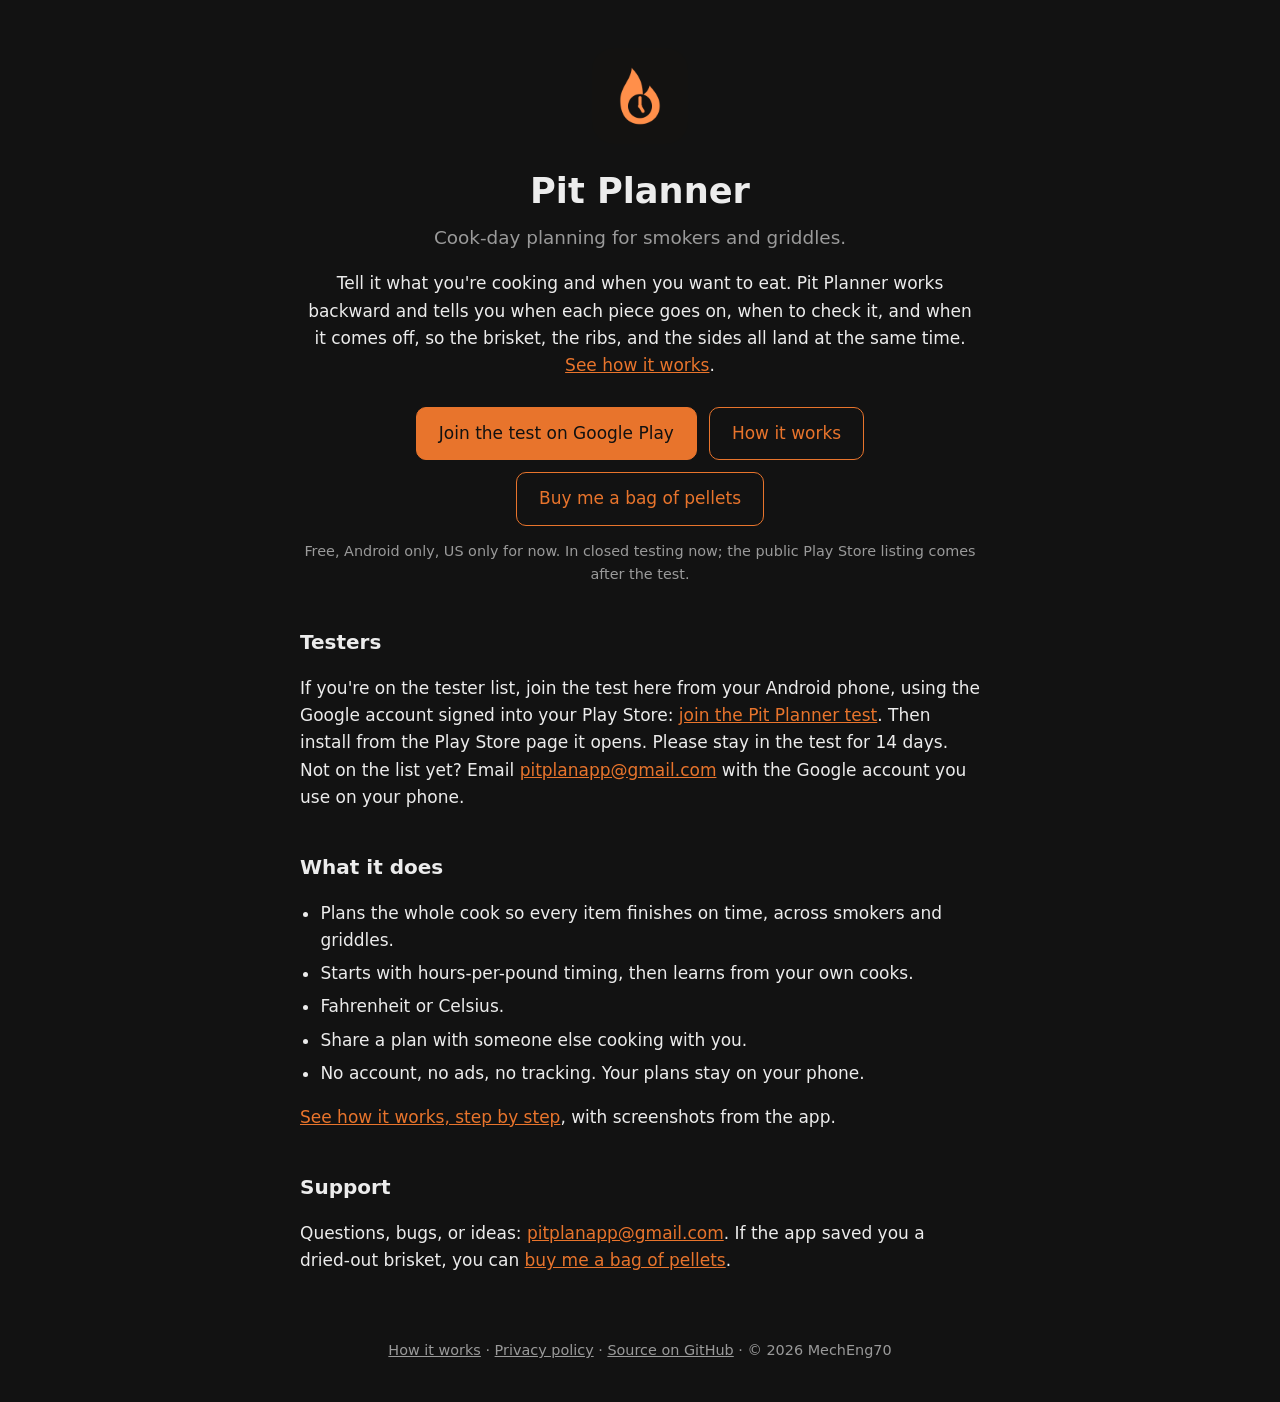
<file: index.html>
<!doctype html>
<html lang="en">
<head>
<meta charset="utf-8">
<meta name="viewport" content="width=device-width, initial-scale=1">
<title>Pit Planner: cook-day planning for smokers and griddles</title>
<meta name="description" content="Pit Planner plans your cook day backward from dinner time, so everything comes off the smoker and griddle when you want it. Free for Android.">
<link rel="icon" href="icon.png">
<link rel="stylesheet" href="style.css">
</head>
<body>
<main>
  <header class="hero">
    <img class="icon" src="icon.png" alt="" width="96" height="96">
    <h1>Pit Planner</h1>
    <p class="tag">Cook-day planning for smokers and griddles.</p>
    <p>Tell it what you're cooking and when you want to eat. Pit Planner works backward and tells you when each piece goes on, when to check it, and when it comes off, so the brisket, the ribs, and the sides all land at the same time. <a href="how-it-works/">See how it works</a>.</p>
    <div class="buttons">
      <a class="btn primary" href="https://play.google.com/apps/testing/io.github.mecheng70.pitplanner">Join the test on Google Play</a>
      <a class="btn" href="how-it-works/">How it works</a>
      <a class="btn" href="https://buymeacoffee.com/PitPlanner">Buy me a bag of pellets</a>
    </div>
    <p class="note">Free, Android only, US only for now. In closed testing now; the public Play Store listing comes after the test.</p>
  </header>

  <section>
    <h2>Testers</h2>
    <p>If you're on the tester list, join the test here from your Android phone, using the Google account signed into your Play Store: <a href="https://play.google.com/apps/testing/io.github.mecheng70.pitplanner">join the Pit Planner test</a>. Then install from the Play Store page it opens. Please stay in the test for 14 days. Not on the list yet? Email <a href="mailto:pitplanapp@gmail.com">pitplanapp@gmail.com</a> with the Google account you use on your phone.</p>
  </section>

  <section>
    <h2>What it does</h2>
    <ul>
      <li>Plans the whole cook so every item finishes on time, across smokers and griddles.</li>
      <li>Starts with hours-per-pound timing, then learns from your own cooks.</li>
      <li>Fahrenheit or Celsius.</li>
      <li>Share a plan with someone else cooking with you.</li>
      <li>No account, no ads, no tracking. Your plans stay on your phone.</li>
    </ul>
    <p><a href="how-it-works/">See how it works, step by step</a>, with screenshots from the app.</p>
  </section>

  <section>
    <h2>Support</h2>
    <p>Questions, bugs, or ideas: <a href="mailto:pitplanapp@gmail.com">pitplanapp@gmail.com</a>. If the app saved you a dried-out brisket, you can <a href="https://buymeacoffee.com/PitPlanner">buy me a bag of pellets</a>.</p>
  </section>
</main>
<footer>
  <a href="how-it-works/">How it works</a> · <a href="privacy/">Privacy policy</a> · <a href="https://github.com/MechEng70/pitplanner">Source on GitHub</a> · © 2026 MechEng70
</footer>
</body>
</html>
</file>
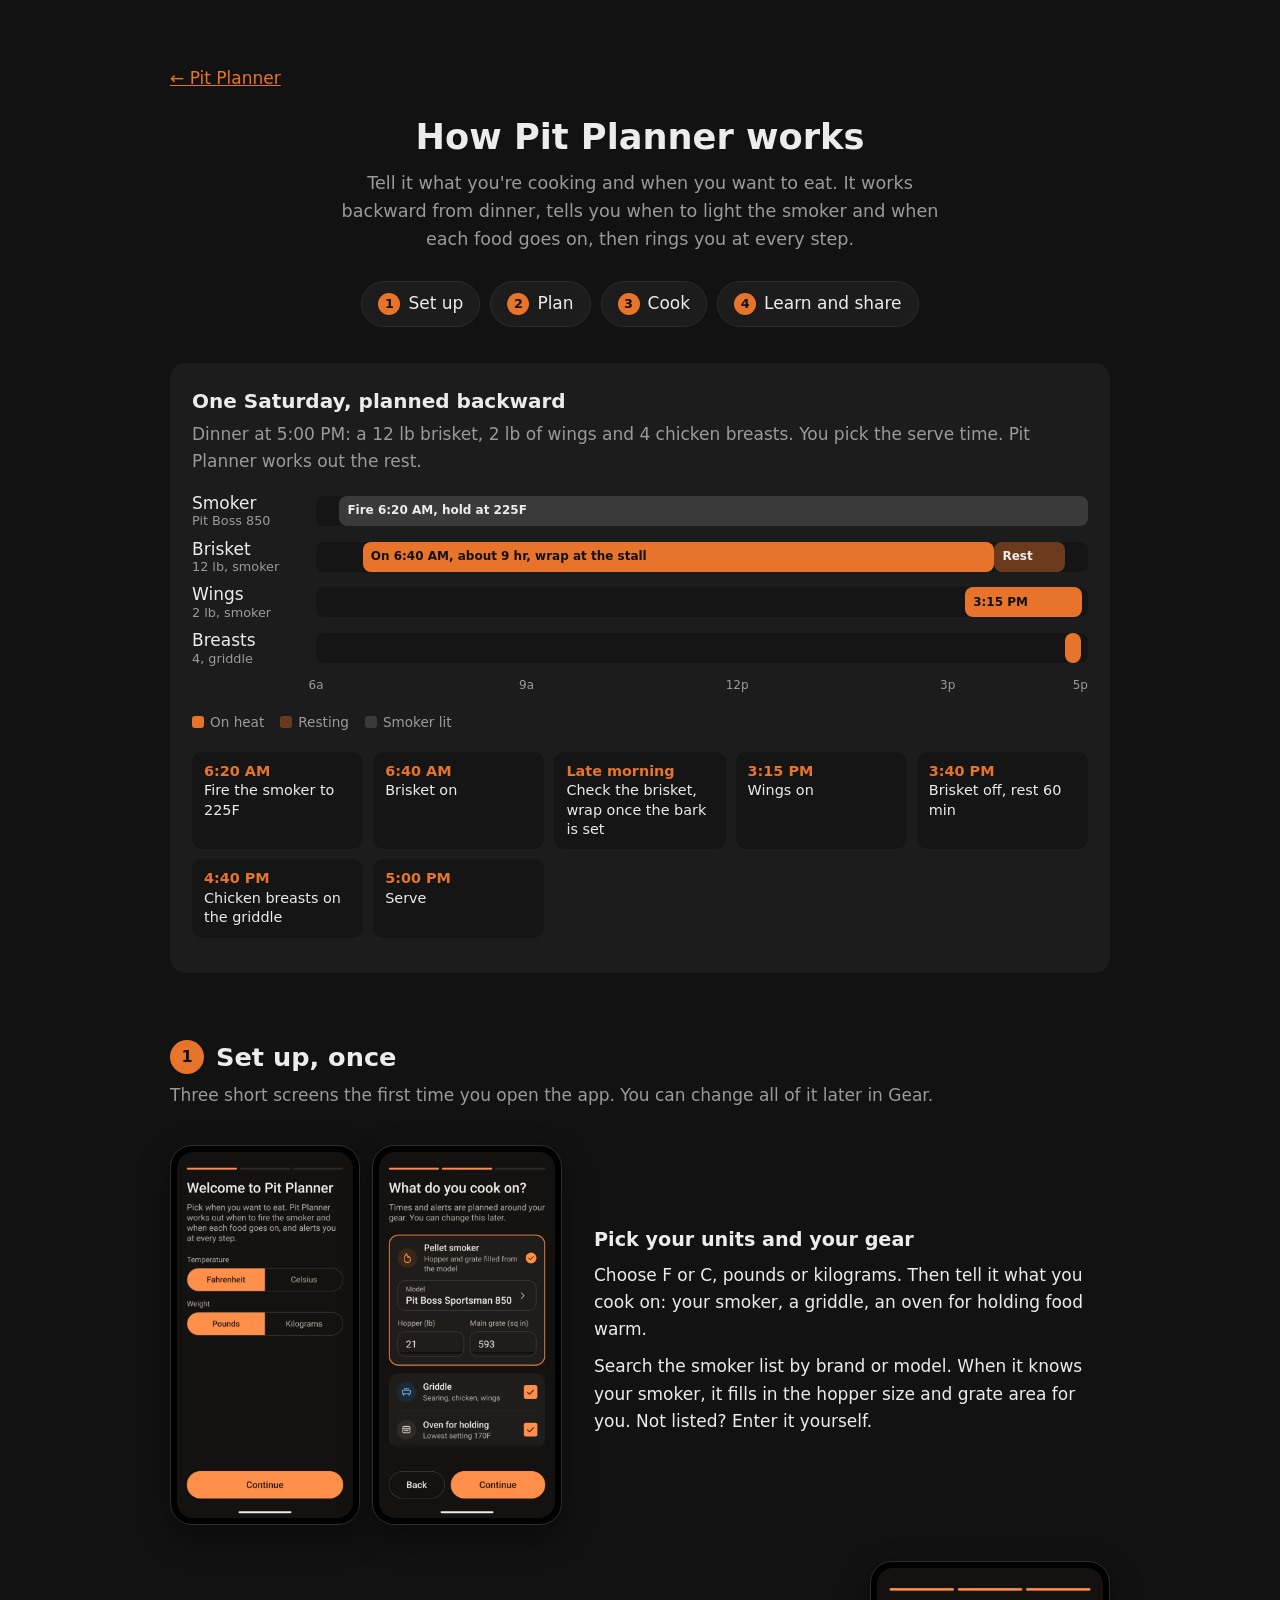
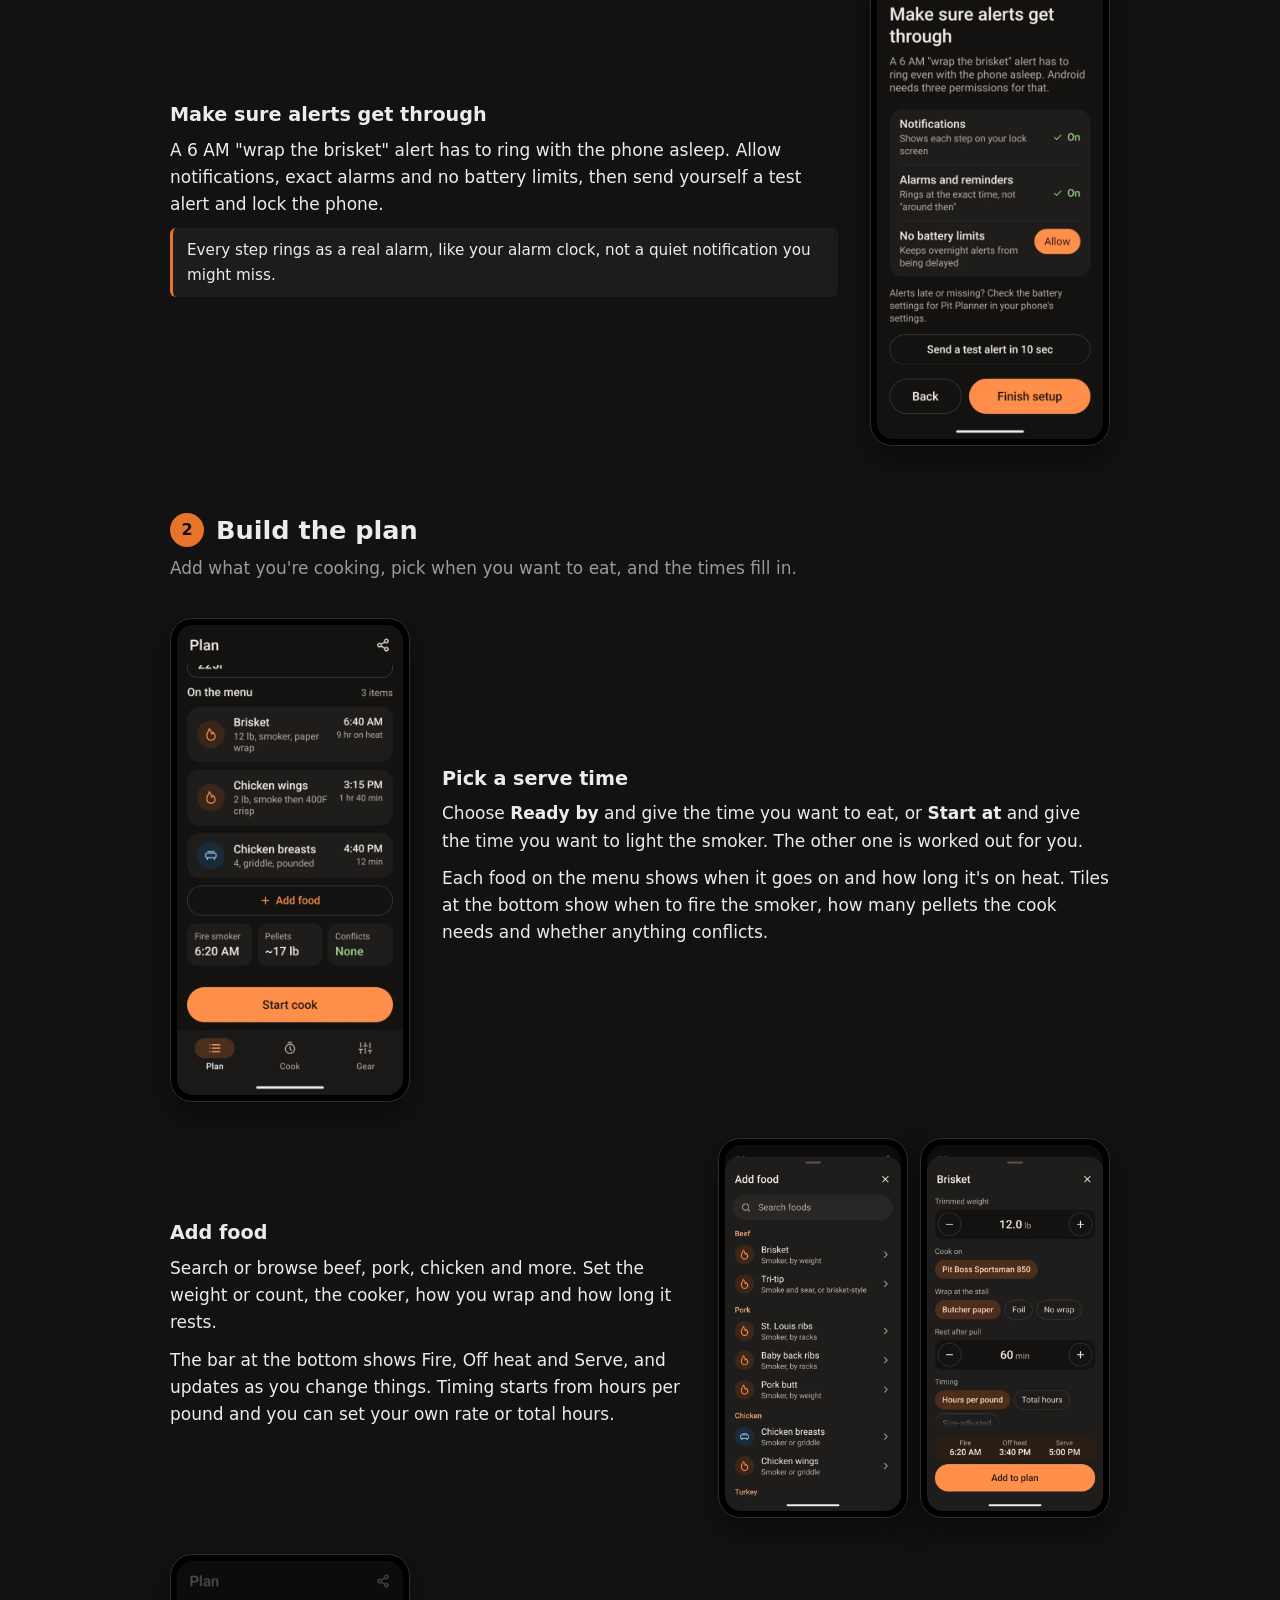
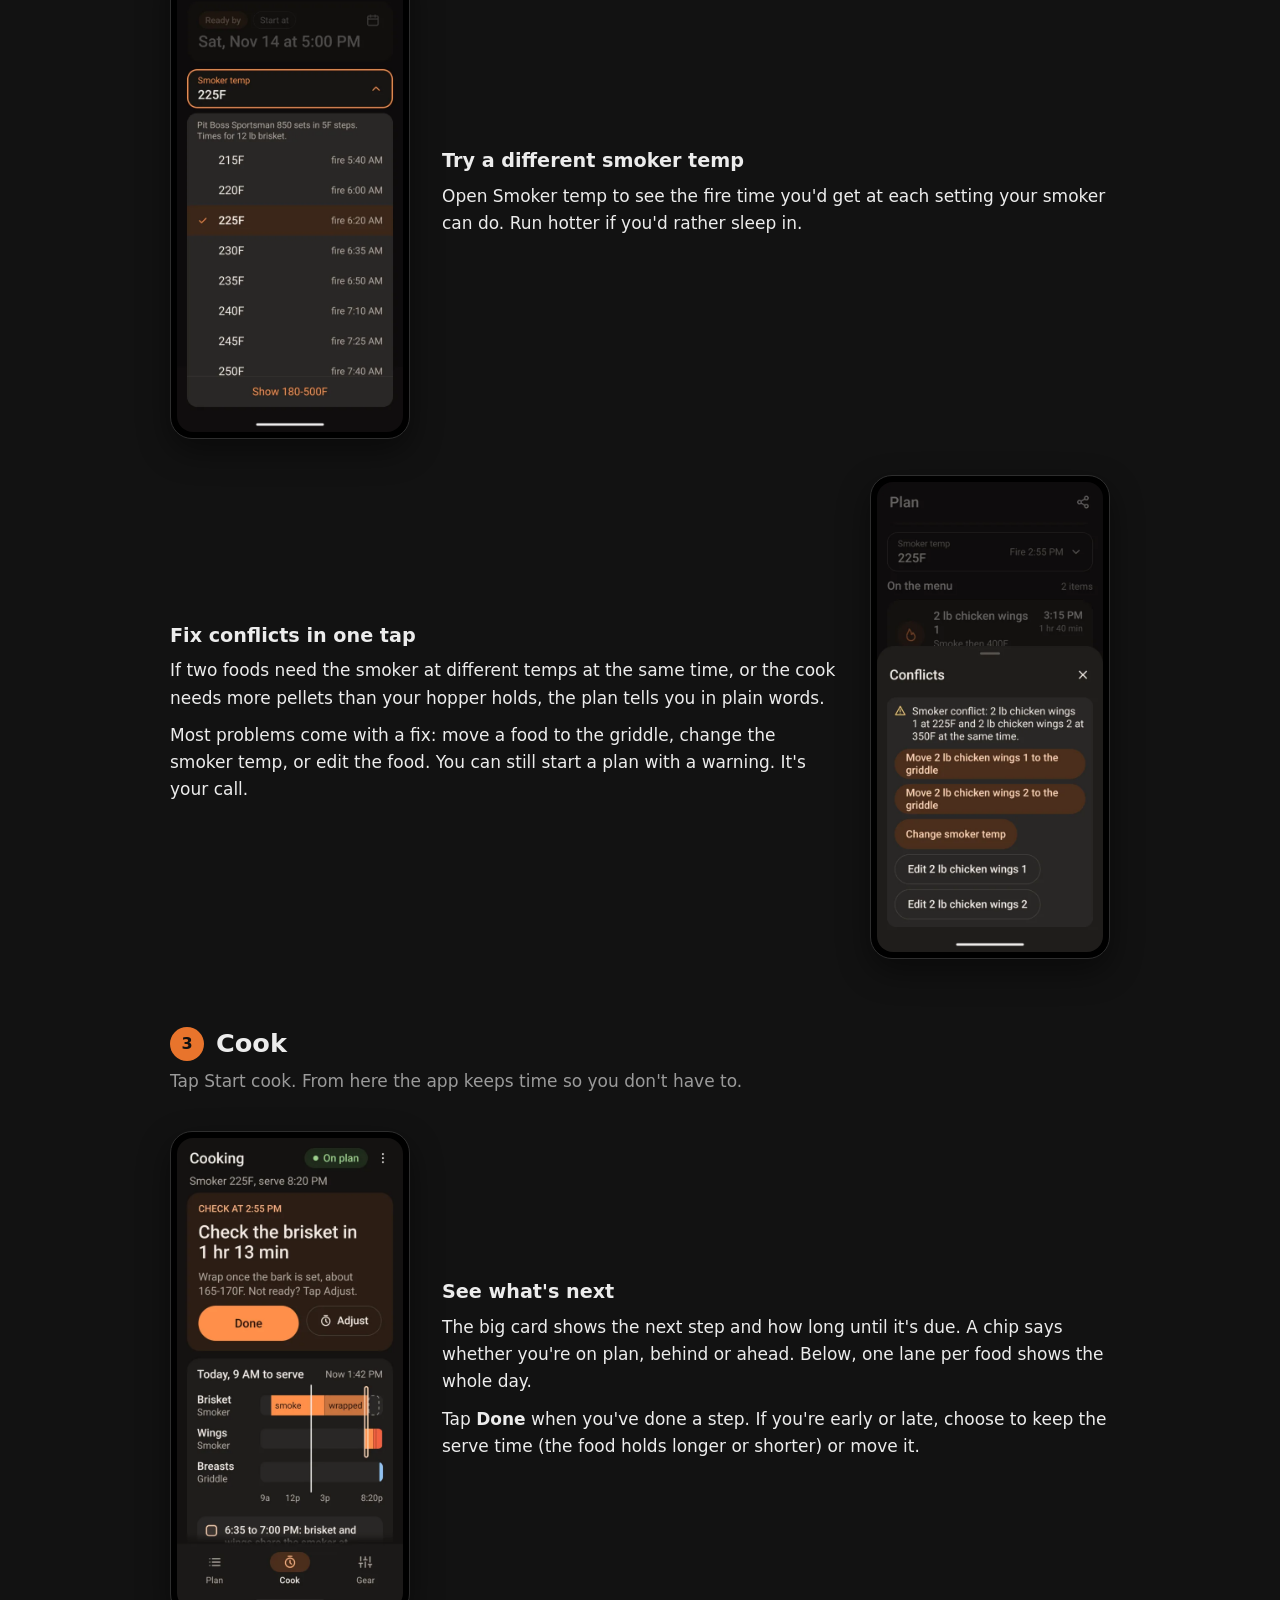
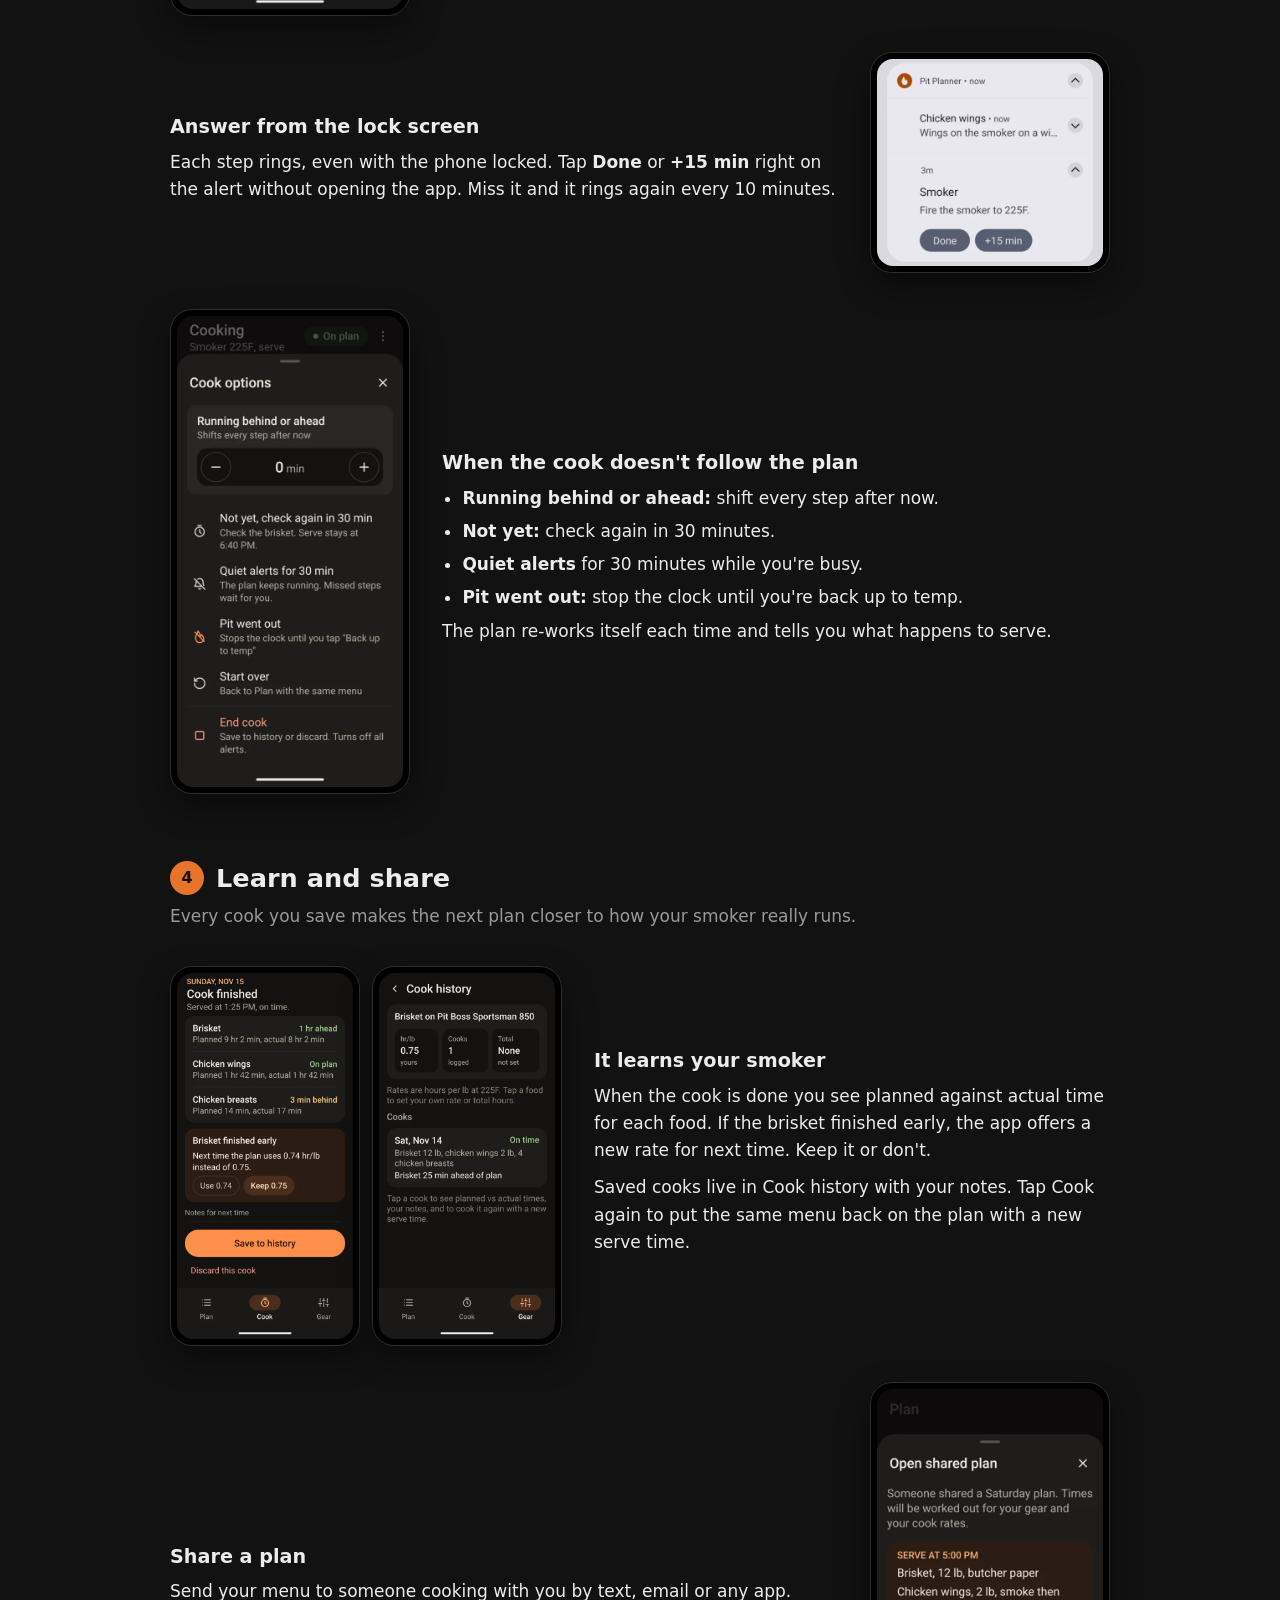
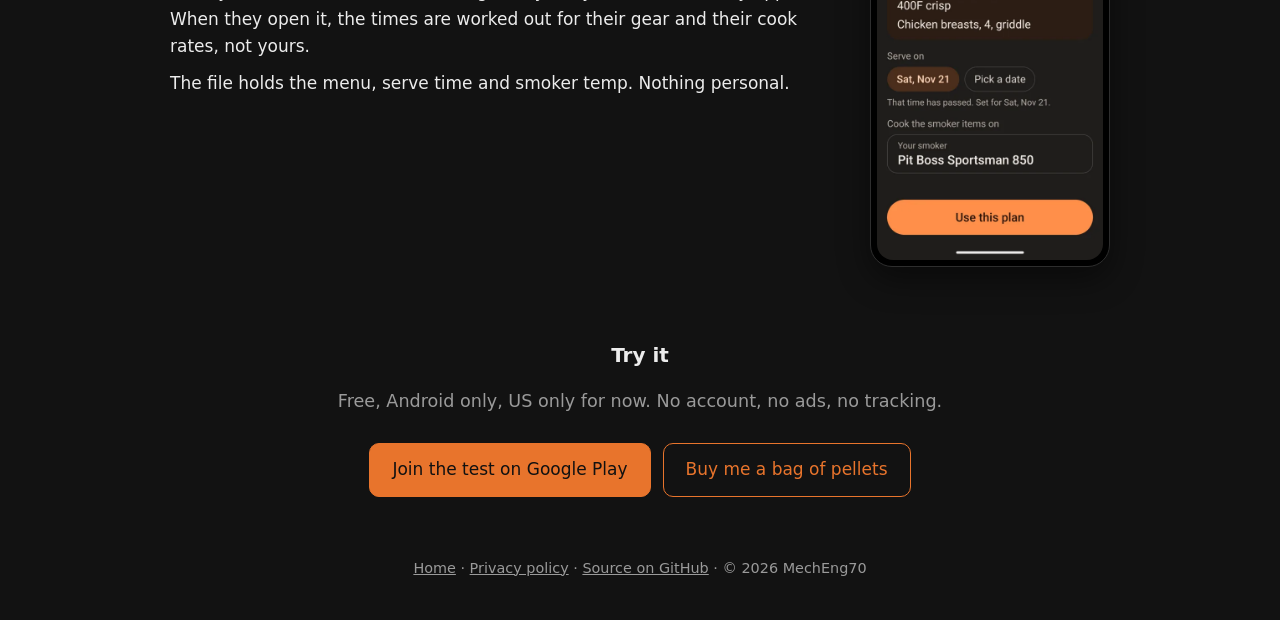
<file: how-it-works/index.html>
<!doctype html>
<html lang="en">
<head>
<meta charset="utf-8">
<meta name="viewport" content="width=device-width, initial-scale=1">
<title>How Pit Planner works</title>
<meta name="description" content="A walk through Pit Planner: set up your smoker, build the menu, pick when to eat, and let the app ring you at every step of the cook.">
<link rel="icon" href="../icon.png">
<link rel="stylesheet" href="../style.css">
<style>
  main.wide { max-width: 980px; }
  .lead { color: var(--muted); font-size: 1.1rem; max-width: 620px; margin: 0 auto; }

  /* Stage chips */
  .stages { display: flex; flex-wrap: wrap; gap: 10px; justify-content: center; margin: 28px 0 8px; padding: 0; list-style: none; }
  .stages li { margin: 0; }
  .stages a { display: inline-flex; align-items: center; gap: 8px; padding: 8px 16px; border-radius: 999px; background: var(--card); color: var(--text); text-decoration: none; font-weight: 500; border: 1px solid #2c2c2c; }
  .stages a:hover { border-color: var(--accent); }
  .stages b { display: inline-grid; place-items: center; width: 22px; height: 22px; border-radius: 50%; background: var(--accent); color: #111; font-size: 0.8rem; }

  /* Sample day */
  .day { background: var(--card); border-radius: 16px; padding: 22px 22px 18px; margin-top: 36px; }
  .day h2 { margin: 0 0 4px; }
  .day p { margin: 0 0 18px; color: var(--muted); }
  .lanes { position: relative; }
  .lane { display: grid; grid-template-columns: 112px 1fr; align-items: center; gap: 12px; margin: 10px 0; }
  .lane .name { font-weight: 500; line-height: 1.2; }
  .lane .name small { display: block; color: var(--muted); font-weight: 400; font-size: 0.8rem; }
  .track { position: relative; height: 30px; background: #151515; border-radius: 8px; }
  .bar { position: absolute; top: 0; bottom: 0; border-radius: 8px; background: var(--accent); color: #111; font-size: 0.75rem; font-weight: 600; display: flex; align-items: center; padding: 0 8px; white-space: nowrap; overflow: hidden; }
  .bar.rest { background: #6b3a1c; color: var(--text); }
  .bar.fire { background: #3a3a3a; color: var(--text); }
  .axis { display: grid; grid-template-columns: 112px 1fr; gap: 12px; margin-top: 4px; }
  .ticks { position: relative; height: 22px; color: var(--muted); font-size: 0.75rem; }
  .ticks span { position: absolute; transform: translateX(-50%); }
  .key { display: flex; flex-wrap: wrap; gap: 16px; margin-top: 14px; color: var(--muted); font-size: 0.85rem; }
  .key i { display: inline-block; width: 12px; height: 12px; border-radius: 3px; margin-right: 6px; vertical-align: -1px; }
  .steps-strip { display: grid; grid-template-columns: repeat(auto-fit, minmax(150px, 1fr)); gap: 10px; margin-top: 18px; padding: 0; list-style: none; }
  .steps-strip li { background: #151515; border-radius: 10px; padding: 10px 12px; margin: 0; font-size: 0.9rem; line-height: 1.35; }
  .steps-strip time { display: block; color: var(--accent); font-weight: 600; }

  /* Stage sections */
  .stage { margin-top: 64px; scroll-margin-top: 16px; }
  .stage > h2 { font-size: 1.6rem; display: flex; align-items: center; gap: 12px; margin-bottom: 4px; }
  .stage > h2 b { display: inline-grid; place-items: center; width: 34px; height: 34px; border-radius: 50%; background: var(--accent); color: #111; font-size: 1rem; flex: none; }
  .stage > .intro { color: var(--muted); margin-top: 0; }

  .step { display: grid; grid-template-columns: 240px 1fr; gap: 32px; align-items: center; margin: 36px 0; }
  .step:nth-of-type(even) { grid-template-columns: 1fr 240px; }
  .step:nth-of-type(even) .shots { order: 2; }
  .step h3 { margin: 0 0 6px; font-size: 1.2rem; }
  .step p { margin: 0 0 10px; }
  .step ul { margin: 0; }
  .shots { display: flex; gap: 12px; justify-content: center; }
  .phone { margin: 0; background: #000; border: 1px solid #2e2e2e; border-radius: 22px; padding: 6px; box-shadow: 0 12px 32px rgba(0,0,0,0.45); max-width: 240px; }
  .phone img { display: block; width: 100%; height: auto; border-radius: 16px; }
  .shots.two .phone { max-width: 190px; }
  .step.has-two { grid-template-columns: 392px 1fr; }
  .step.has-two:nth-of-type(even) { grid-template-columns: 1fr 392px; }
  .tip { background: var(--card); border-left: 3px solid var(--accent); border-radius: 6px; padding: 10px 14px; font-size: 0.95rem; color: var(--text); }

  .cta { text-align: center; margin-top: 72px; }

  @media (max-width: 760px) {
    .step, .step:nth-of-type(even), .step.has-two, .step.has-two:nth-of-type(even) { grid-template-columns: 1fr; gap: 18px; }
    .step:nth-of-type(even) .shots { order: 0; }
    .phone { max-width: 230px; }
    .shots.two .phone { max-width: 46%; }
    .lane, .axis { grid-template-columns: 76px 1fr; gap: 8px; }
    .lane .name { font-size: 0.85rem; }
    .bar { font-size: 0; padding: 0; }
  }
</style>
</head>
<body>
<main class="wide">
  <p><a href="../">&larr; Pit Planner</a></p>

  <header class="hero">
    <h1>How Pit Planner works</h1>
    <p class="lead">Tell it what you're cooking and when you want to eat. It works backward from dinner, tells you when to light the smoker and when each food goes on, then rings you at every step.</p>
    <ul class="stages">
      <li><a href="#setup"><b>1</b>Set up</a></li>
      <li><a href="#plan"><b>2</b>Plan</a></li>
      <li><a href="#cook"><b>3</b>Cook</a></li>
      <li><a href="#learn"><b>4</b>Learn and share</a></li>
    </ul>
  </header>

  <!-- Sample day: built from the plan shown in the screenshots below -->
  <section class="day" aria-labelledby="day-h">
    <h2 id="day-h">One Saturday, planned backward</h2>
    <p>Dinner at 5:00 PM: a 12 lb brisket, 2 lb of wings and 4 chicken breasts. You pick the serve time. Pit Planner works out the rest.</p>

    <div class="lanes" role="img" aria-label="Timeline from 6 AM to 5 PM. Fire the smoker at 6:20 AM. Brisket on at 6:40 AM, off at 3:40 PM, rests an hour. Wings on at 3:15 PM. Chicken breasts on the griddle at 4:40 PM. Everything is ready at 5:00 PM.">
      <!-- Scale: 6:00 AM = 0%, 5:00 PM = 100% (660 minutes) -->
      <div class="lane">
        <div class="name">Smoker<small>Pit Boss 850</small></div>
        <div class="track"><div class="bar fire" style="left:3.03%;width:96.97%">Fire 6:20 AM, hold at 225F</div></div>
      </div>
      <div class="lane">
        <div class="name">Brisket<small>12 lb, smoker</small></div>
        <div class="track">
          <div class="bar" style="left:6.06%;width:81.82%">On 6:40 AM, about 9 hr, wrap at the stall</div>
          <div class="bar rest" style="left:87.88%;width:9.09%">Rest</div>
        </div>
      </div>
      <div class="lane">
        <div class="name">Wings<small>2 lb, smoker</small></div>
        <div class="track"><div class="bar" style="left:84.09%;width:15.15%">3:15 PM</div></div>
      </div>
      <div class="lane">
        <div class="name">Breasts<small>4, griddle</small></div>
        <div class="track"><div class="bar" style="left:96.97%;width:1.82%"></div></div>
      </div>
      <div class="axis">
        <div></div>
        <div class="ticks">
          <span style="left:0%">6a</span>
          <span style="left:27.27%">9a</span>
          <span style="left:54.55%">12p</span>
          <span style="left:81.82%">3p</span>
          <span style="left:100%;transform:translateX(-100%)">5p</span>
        </div>
      </div>
    </div>
    <div class="key">
      <span><i style="background:var(--accent)"></i>On heat</span>
      <span><i style="background:#6b3a1c"></i>Resting</span>
      <span><i style="background:#3a3a3a"></i>Smoker lit</span>
    </div>

    <ul class="steps-strip">
      <li><time>6:20 AM</time>Fire the smoker to 225F</li>
      <li><time>6:40 AM</time>Brisket on</li>
      <li><time>Late morning</time>Check the brisket, wrap once the bark is set</li>
      <li><time>3:15 PM</time>Wings on</li>
      <li><time>3:40 PM</time>Brisket off, rest 60 min</li>
      <li><time>4:40 PM</time>Chicken breasts on the griddle</li>
      <li><time>5:00 PM</time>Serve</li>
    </ul>
  </section>

  <!-- 1. Set up -->
  <section class="stage" id="setup">
    <h2><b>1</b>Set up, once</h2>
    <p class="intro">Three short screens the first time you open the app. You can change all of it later in Gear.</p>

    <div class="step has-two">
      <div class="shots two">
        <figure class="phone"><img src="img/setup-welcome.webp" width="540" height="1124" loading="lazy" alt="Setup: pick Fahrenheit or Celsius, pounds or kilograms"></figure>
        <figure class="phone"><img src="img/setup-cookers.webp" width="540" height="1124" loading="lazy" alt="Setup: a pellet smoker picked, plus a griddle and an oven for holding"></figure>
      </div>
      <div>
        <h3>Pick your units and your gear</h3>
        <p>Choose F or C, pounds or kilograms. Then tell it what you cook on: your smoker, a griddle, an oven for holding food warm.</p>
        <p>Search the smoker list by brand or model. When it knows your smoker, it fills in the hopper size and grate area for you. Not listed? Enter it yourself.</p>
      </div>
    </div>

    <div class="step">
      <div class="shots"><figure class="phone"><img src="img/setup-alerts.webp" width="540" height="1124" loading="lazy" alt="Setup: make sure alerts get through, with the permission rows and a test alert button"></figure></div>
      <div>
        <h3>Make sure alerts get through</h3>
        <p>A 6 AM "wrap the brisket" alert has to ring with the phone asleep. Allow notifications, exact alarms and no battery limits, then send yourself a test alert and lock the phone.</p>
        <p class="tip">Every step rings as a real alarm, like your alarm clock, not a quiet notification you might miss.</p>
      </div>
    </div>
  </section>

  <!-- 2. Plan -->
  <section class="stage" id="plan">
    <h2><b>2</b>Build the plan</h2>
    <p class="intro">Add what you're cooking, pick when you want to eat, and the times fill in.</p>

    <div class="step">
      <div class="shots"><figure class="phone"><img src="img/plan-main.webp" width="540" height="1124" loading="lazy" alt="Plan with brisket, chicken wings and chicken breasts, fire time 6:20 AM, pellets about 17 lb, no conflicts"></figure></div>
      <div>
        <h3>Pick a serve time</h3>
        <p>Choose <strong>Ready by</strong> and give the time you want to eat, or <strong>Start at</strong> and give the time you want to light the smoker. The other one is worked out for you.</p>
        <p>Each food on the menu shows when it goes on and how long it's on heat. Tiles at the bottom show when to fire the smoker, how many pellets the cook needs and whether anything conflicts.</p>
      </div>
    </div>

    <div class="step has-two">
      <div class="shots two">
        <figure class="phone"><img src="img/plan-add-food.webp" width="540" height="1124" loading="lazy" alt="Add food: search and food groups"></figure>
        <figure class="phone"><img src="img/plan-food-details.webp" width="540" height="1124" loading="lazy" alt="Brisket details: weight, cooker, wrap, rest time and timing, with fire, off heat and serve times"></figure>
      </div>
      <div>
        <h3>Add food</h3>
        <p>Search or browse beef, pork, chicken and more. Set the weight or count, the cooker, how you wrap and how long it rests.</p>
        <p>The bar at the bottom shows Fire, Off heat and Serve, and updates as you change things. Timing starts from hours per pound and you can set your own rate or total hours.</p>
      </div>
    </div>

    <div class="step">
      <div class="shots"><figure class="phone"><img src="img/plan-temp-menu.webp" width="540" height="1124" loading="lazy" alt="Smoker temp menu, each temperature with its fire time"></figure></div>
      <div>
        <h3>Try a different smoker temp</h3>
        <p>Open Smoker temp to see the fire time you'd get at each setting your smoker can do. Run hotter if you'd rather sleep in.</p>
      </div>
    </div>

    <div class="step">
      <div class="shots"><figure class="phone"><img src="img/plan-conflicts.webp" width="540" height="1124" loading="lazy" alt="Conflicts sheet: two foods need the smoker at different temps, with fix buttons"></figure></div>
      <div>
        <h3>Fix conflicts in one tap</h3>
        <p>If two foods need the smoker at different temps at the same time, or the cook needs more pellets than your hopper holds, the plan tells you in plain words.</p>
        <p>Most problems come with a fix: move a food to the griddle, change the smoker temp, or edit the food. You can still start a plan with a warning. It's your call.</p>
      </div>
    </div>
  </section>

  <!-- 3. Cook -->
  <section class="stage" id="cook">
    <h2><b>3</b>Cook</h2>
    <p class="intro">Tap Start cook. From here the app keeps time so you don't have to.</p>

    <div class="step">
      <div class="shots"><figure class="phone"><img src="img/cook-live.webp" width="540" height="1124" loading="lazy" alt="Live cook: Next up card says check the brisket in 1 hr 13 min, with Done and Adjust, and a chart with a lane for each food"></figure></div>
      <div>
        <h3>See what's next</h3>
        <p>The big card shows the next step and how long until it's due. A chip says whether you're on plan, behind or ahead. Below, one lane per food shows the whole day.</p>
        <p>Tap <strong>Done</strong> when you've done a step. If you're early or late, choose to keep the serve time (the food holds longer or shorter) or move it.</p>
      </div>
    </div>

    <div class="step">
      <div class="shots"><figure class="phone"><img src="img/lock-screen-alert.webp" width="540" height="496" loading="lazy" alt="Step alerts on a locked phone with Done and +15 min buttons"></figure></div>
      <div>
        <h3>Answer from the lock screen</h3>
        <p>Each step rings, even with the phone locked. Tap <strong>Done</strong> or <strong>+15 min</strong> right on the alert without opening the app. Miss it and it rings again every 10 minutes.</p>
      </div>
    </div>

    <div class="step">
      <div class="shots"><figure class="phone"><img src="img/cook-options.webp" width="540" height="1124" loading="lazy" alt="Cook options: running behind or ahead, check again in 30 min, quiet alerts, pit went out, start over, end cook"></figure></div>
      <div>
        <h3>When the cook doesn't follow the plan</h3>
        <ul>
          <li><strong>Running behind or ahead:</strong> shift every step after now.</li>
          <li><strong>Not yet:</strong> check again in 30 minutes.</li>
          <li><strong>Quiet alerts</strong> for 30 minutes while you're busy.</li>
          <li><strong>Pit went out:</strong> stop the clock until you're back up to temp.</li>
        </ul>
        <p>The plan re-works itself each time and tells you what happens to serve.</p>
      </div>
    </div>
  </section>

  <!-- 4. Learn and share -->
  <section class="stage" id="learn">
    <h2><b>4</b>Learn and share</h2>
    <p class="intro">Every cook you save makes the next plan closer to how your smoker really runs.</p>

    <div class="step has-two">
      <div class="shots two">
        <figure class="phone"><img src="img/cook-finished-rate.webp" width="540" height="1124" loading="lazy" alt="Cook finished: planned and actual times for each food, and a card offering a new brisket rate"></figure>
        <figure class="phone"><img src="img/history-main.webp" width="540" height="1124" loading="lazy" alt="Cook history: the brisket rate and a saved cook"></figure>
      </div>
      <div>
        <h3>It learns your smoker</h3>
        <p>When the cook is done you see planned against actual time for each food. If the brisket finished early, the app offers a new rate for next time. Keep it or don't.</p>
        <p>Saved cooks live in Cook history with your notes. Tap Cook again to put the same menu back on the plan with a new serve time.</p>
      </div>
    </div>

    <div class="step">
      <div class="shots"><figure class="phone"><img src="img/shared-plan.webp" width="540" height="1124" loading="lazy" alt="Open shared plan: the sender's menu, a serve day, your smoker and Use this plan"></figure></div>
      <div>
        <h3>Share a plan</h3>
        <p>Send your menu to someone cooking with you by text, email or any app. When they open it, the times are worked out for their gear and their cook rates, not yours.</p>
        <p>The file holds the menu, serve time and smoker temp. Nothing personal.</p>
      </div>
    </div>
  </section>

  <section class="cta">
    <h2>Try it</h2>
    <p class="lead">Free, Android only, US only for now. No account, no ads, no tracking.</p>
    <div class="buttons">
      <a class="btn primary" href="https://play.google.com/apps/testing/io.github.mecheng70.pitplanner">Join the test on Google Play</a>
      <a class="btn" href="https://buymeacoffee.com/PitPlanner">Buy me a bag of pellets</a>
    </div>
  </section>
</main>
<footer>
  <a href="../">Home</a> · <a href="../privacy/">Privacy policy</a> · <a href="https://github.com/MechEng70/pitplanner">Source on GitHub</a> · © 2026 MechEng70
</footer>
</body>
</html>
</file>
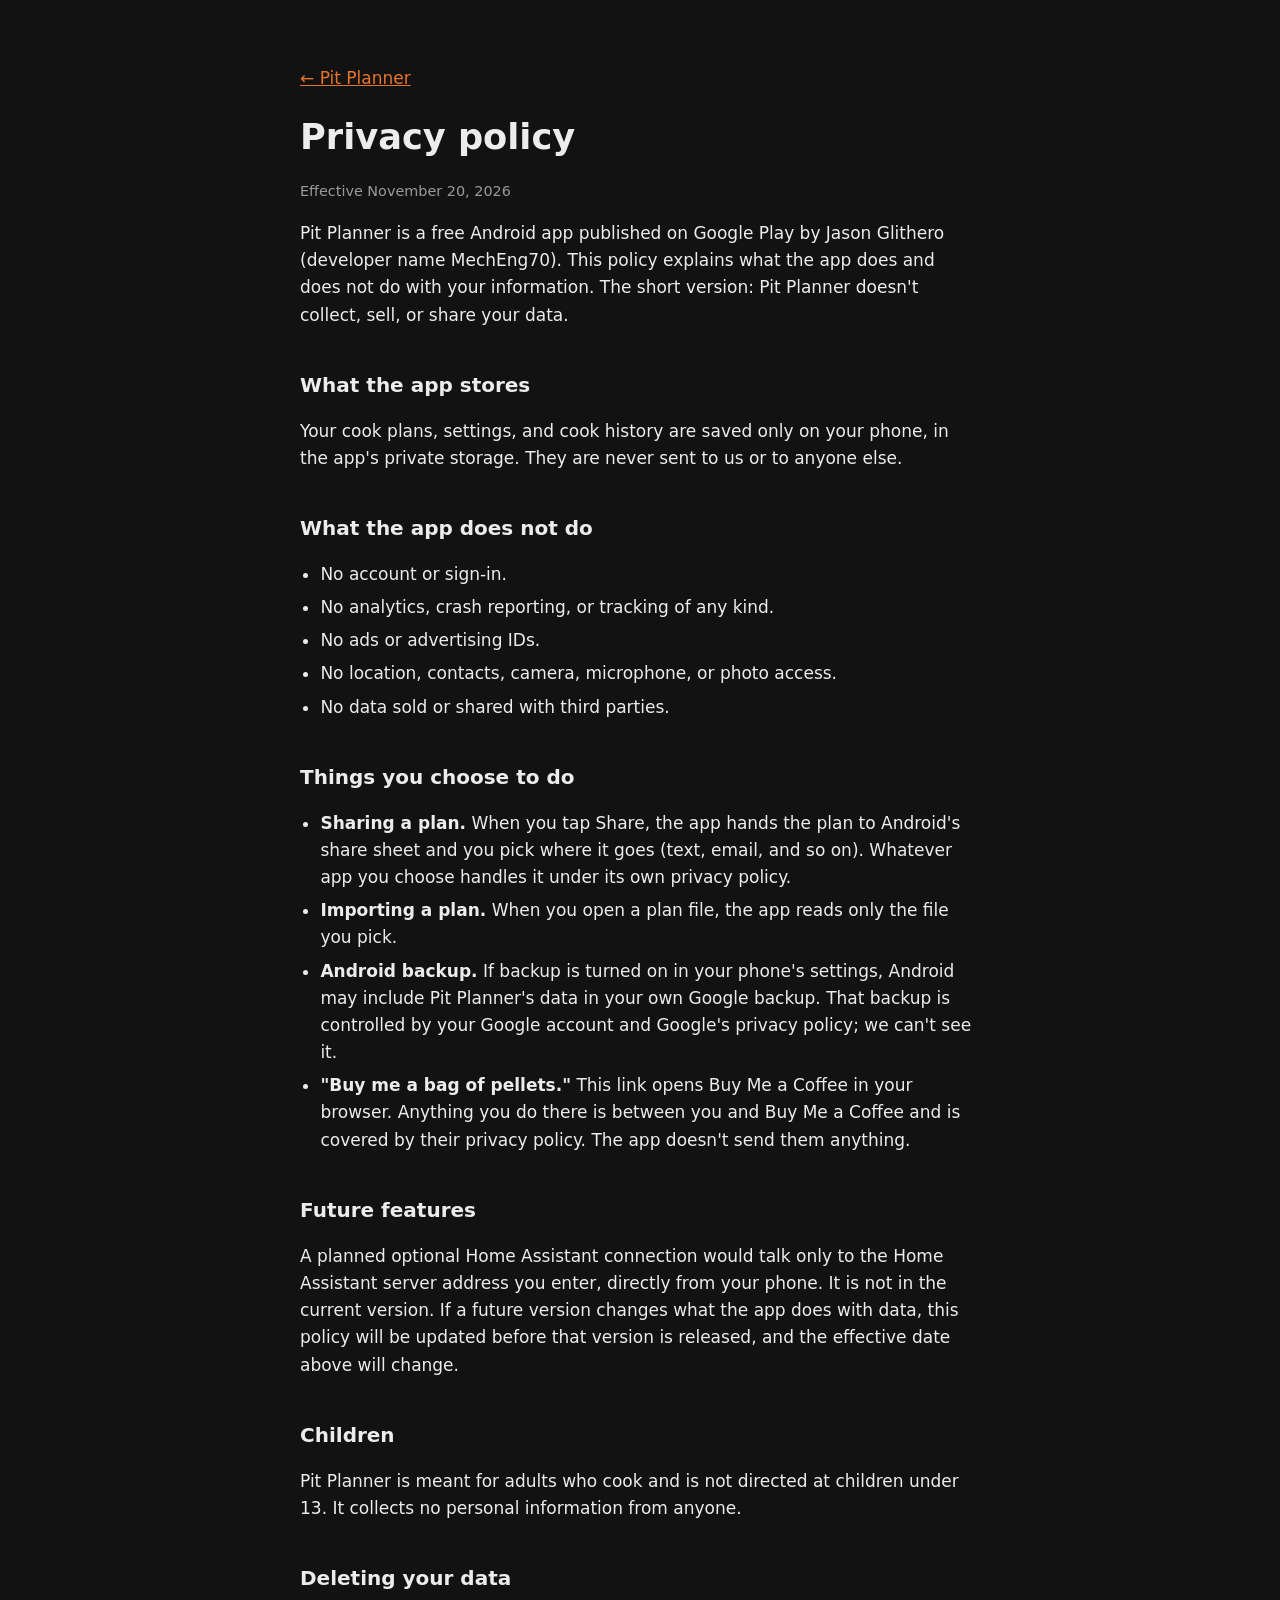
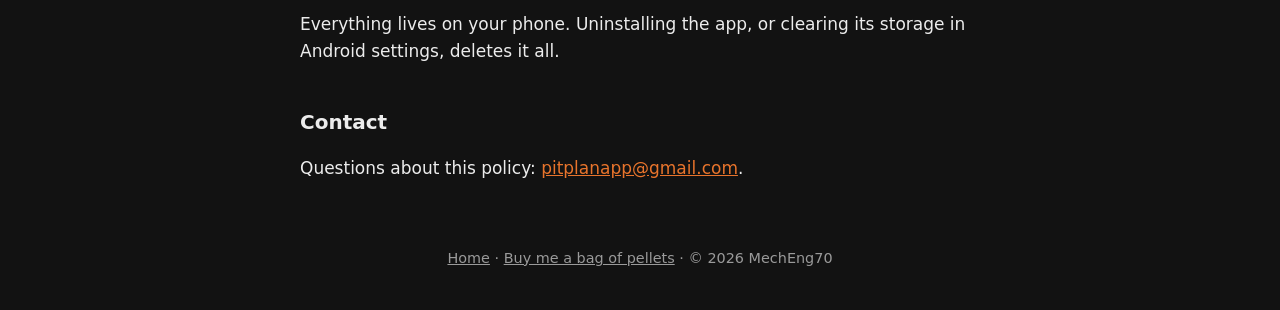
<file: privacy/index.html>
<!doctype html>
<html lang="en">
<head>
<meta charset="utf-8">
<meta name="viewport" content="width=device-width, initial-scale=1">
<title>Pit Planner privacy policy</title>
<link rel="icon" href="../icon.png">
<link rel="stylesheet" href="../style.css">
</head>
<body>
<main>
  <p><a href="../">&larr; Pit Planner</a></p>
  <h1>Privacy policy</h1>
  <p class="note">Effective November 20, 2026</p>

  <p>Pit Planner is a free Android app published on Google Play by Jason Glithero (developer name MechEng70). This policy explains what the app does and does not do with your information. The short version: Pit Planner doesn't collect, sell, or share your data.</p>

  <h2>What the app stores</h2>
  <p>Your cook plans, settings, and cook history are saved only on your phone, in the app's private storage. They are never sent to us or to anyone else.</p>

  <h2>What the app does not do</h2>
  <ul>
    <li>No account or sign-in.</li>
    <li>No analytics, crash reporting, or tracking of any kind.</li>
    <li>No ads or advertising IDs.</li>
    <li>No location, contacts, camera, microphone, or photo access.</li>
    <li>No data sold or shared with third parties.</li>
  </ul>

  <h2>Things you choose to do</h2>
  <ul>
    <li><strong>Sharing a plan.</strong> When you tap Share, the app hands the plan to Android's share sheet and you pick where it goes (text, email, and so on). Whatever app you choose handles it under its own privacy policy.</li>
    <li><strong>Importing a plan.</strong> When you open a plan file, the app reads only the file you pick.</li>
    <li><strong>Android backup.</strong> If backup is turned on in your phone's settings, Android may include Pit Planner's data in your own Google backup. That backup is controlled by your Google account and Google's privacy policy; we can't see it.</li>
    <li><strong>"Buy me a bag of pellets."</strong> This link opens Buy Me a Coffee in your browser. Anything you do there is between you and Buy Me a Coffee and is covered by their privacy policy. The app doesn't send them anything.</li>
  </ul>

  <h2>Future features</h2>
  <p>A planned optional Home Assistant connection would talk only to the Home Assistant server address you enter, directly from your phone. It is not in the current version. If a future version changes what the app does with data, this policy will be updated before that version is released, and the effective date above will change.</p>

  <h2>Children</h2>
  <p>Pit Planner is meant for adults who cook and is not directed at children under 13. It collects no personal information from anyone.</p>

  <h2>Deleting your data</h2>
  <p>Everything lives on your phone. Uninstalling the app, or clearing its storage in Android settings, deletes it all.</p>

  <h2>Contact</h2>
  <p>Questions about this policy: <a href="mailto:pitplanapp@gmail.com">pitplanapp@gmail.com</a>.</p>
</main>
<footer>
  <a href="../">Home</a> · <a href="https://buymeacoffee.com/PitPlanner">Buy me a bag of pellets</a> · © 2026 MechEng70
</footer>
</body>
</html>
</file>
<file: style.css>
:root { --bg: #121212; --card: #1c1c1c; --text: #ececec; --muted: #9a9a9a; --accent: #e8742c; }
* { box-sizing: border-box; }
body { margin: 0; background: var(--bg); color: var(--text); font: 17px/1.6 Roboto, system-ui, -apple-system, "Segoe UI", sans-serif; }
main { max-width: 720px; margin: 0 auto; padding: 48px 20px 24px; }
h1 { font-size: 2.2rem; margin: 0.3em 0 0.1em; }
h2 { font-size: 1.25rem; margin-top: 2em; }
a { color: var(--accent); }
.hero { text-align: center; }
.icon { border-radius: 22px; }
.tag { color: var(--muted); font-size: 1.15rem; margin-top: 0; }
.buttons { display: flex; flex-wrap: wrap; gap: 12px; justify-content: center; margin: 28px 0 12px; }
.btn { display: inline-block; padding: 12px 22px; border-radius: 10px; border: 1px solid var(--accent); text-decoration: none; font-weight: 500; }
.btn.primary { background: var(--accent); color: #111; }
.note { color: var(--muted); font-size: 0.9rem; }
ul { padding-left: 1.2em; }
li { margin: 0.35em 0; }
footer { text-align: center; color: var(--muted); font-size: 0.9rem; padding: 24px 20px 40px; }
footer a { color: var(--muted); }
</file>
